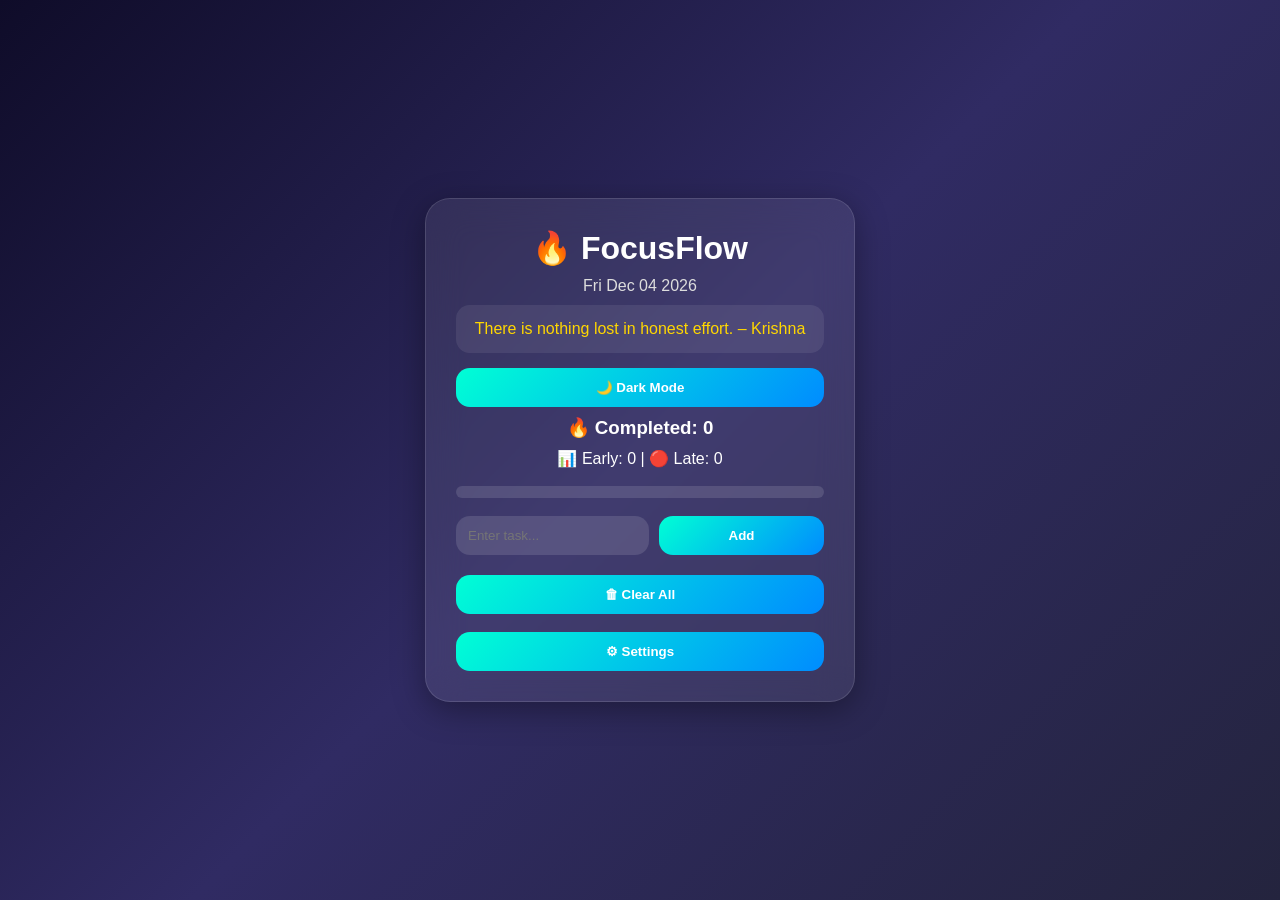
<file: index.html>
<!DOCTYPE html>
<html lang="en">
<head>
<meta charset="UTF-8">
<meta name="viewport" content="width=device-width, initial-scale=1.0">
<title>FocusFlow</title>
<link rel="stylesheet" href="style.css">
</head>
<body>

<div class="container">

<h1>🔥 FocusFlow</h1>

<p id="date"></p>

<div class="quote-box">
<p id="quote"></p>
</div>

<button onclick="toggleDarkMode()">🌙 Dark Mode</button>

<h3 id="streak">🔥 Completed: 0</h3>

<p id="report">📊 Early: 0 | 🔴 Late: 0</p>

<div class="progress-box">
<div id="progress"></div>
</div>

<div class="input-box">
<input type="text" id="taskInput" placeholder="Enter task...">
<button onclick="addTask()">Add</button>
</div>

<ul id="taskList"></ul>

<button onclick="clearAll()">🗑 Clear All</button>

<br><br>

<a href="settings.html">
<button>⚙ Settings</button>
</a>

</div>

<script src="script.js"></script>

</body>
</html>
</file>
<file: style.css>
*{
margin:0;
padding:0;
box-sizing:border-box;
}

body{
font-family:Segoe UI,sans-serif;
min-height:100vh;
display:flex;
justify-content:center;
align-items:center;
padding:20px;
background:linear-gradient(135deg,#0f0c29,#302b63,#24243e);
}

.container{
width:430px;
padding:30px;
border-radius:25px;
background:rgba(255,255,255,0.08);
backdrop-filter:blur(18px);
border:1px solid rgba(255,255,255,0.12);
box-shadow:0 8px 32px rgba(0,0,0,0.35);
}

h1,h3,h4{
text-align:center;
color:white;
margin-bottom:10px;
}

#date{
text-align:center;
color:#ddd;
margin-bottom:10px;
}

.quote-box{
background:rgba(255,255,255,0.08);
padding:12px;
border-radius:14px;
margin-bottom:15px;
}

#quote{
color:#ffd700;
text-align:center;
line-height:1.5;
}

.profile-box{
text-align:center;
margin-bottom:20px;
}

#avatar{
width:100px;
height:100px;
border-radius:50%;
border:3px solid #00ffd5;
object-fit:cover;
box-shadow:0 0 15px #00ffd5;
}

#profilexp{
color:#ffd700;
}

button{
padding:12px 15px;
border:none;
border-radius:14px;
cursor:pointer;
background:linear-gradient(135deg,#00ffd5,#008cff);
color:white;
font-weight:bold;
width:100%;
}

input{
flex:1;
padding:12px;
border:none;
outline:none;
border-radius:14px;
background:rgba(255,255,255,0.12);
color:white;
}

.input-box{
display:flex;
gap:10px;
}

ul{
list-style:none;
margin-top:20px;
}

li{
background:rgba(255,255,255,0.08);
color:white;
padding:14px;
border-radius:16px;
margin-bottom:12px;
display:flex;
justify-content:space-between;
gap:10px;
}

.done{
text-decoration:line-through;
opacity:0.7;
}

.delete-btn{
width:auto;
background:linear-gradient(135deg,#ff4b2b,#ff416c);
}

.progress-box{
width:100%;
height:12px;
background:rgba(255,255,255,0.12);
border-radius:20px;
overflow:hidden;
margin:18px 0;
}

#progress{
width:0%;
height:100%;
background:linear-gradient(90deg,#00ffd5,#00aaff);
}

#report,#streak{
text-align:center;
color:white;
margin:10px 0;
}

/* stats */
.stats-grid{
display:grid;
grid-template-columns:1fr 1fr 1fr;
gap:10px;
margin:20px 0;
}

.stat-box{
background:rgba(255,255,255,0.08);
padding:15px;
border-radius:18px;
text-align:center;
color:white;
}

.stat-box p{
font-size:24px;
font-weight:bold;
color:#00ffd5;
}

/* graph */
.graph-box{
background:rgba(255,255,255,0.08);
padding:15px;
border-radius:18px;
margin-bottom:15px;
}

.bar-wrap{
margin:12px 0;
color:white;
}

.bar{
width:100%;
height:12px;
background:rgba(255,255,255,0.12);
border-radius:20px;
overflow:hidden;
margin-top:6px;
}

.bar div{
height:100%;
background:linear-gradient(90deg,#00ffd5,#008cff);
}

body.dark{
background:#111;
}

body.dark .container{
background:#1e1e1e;
}
</file>
